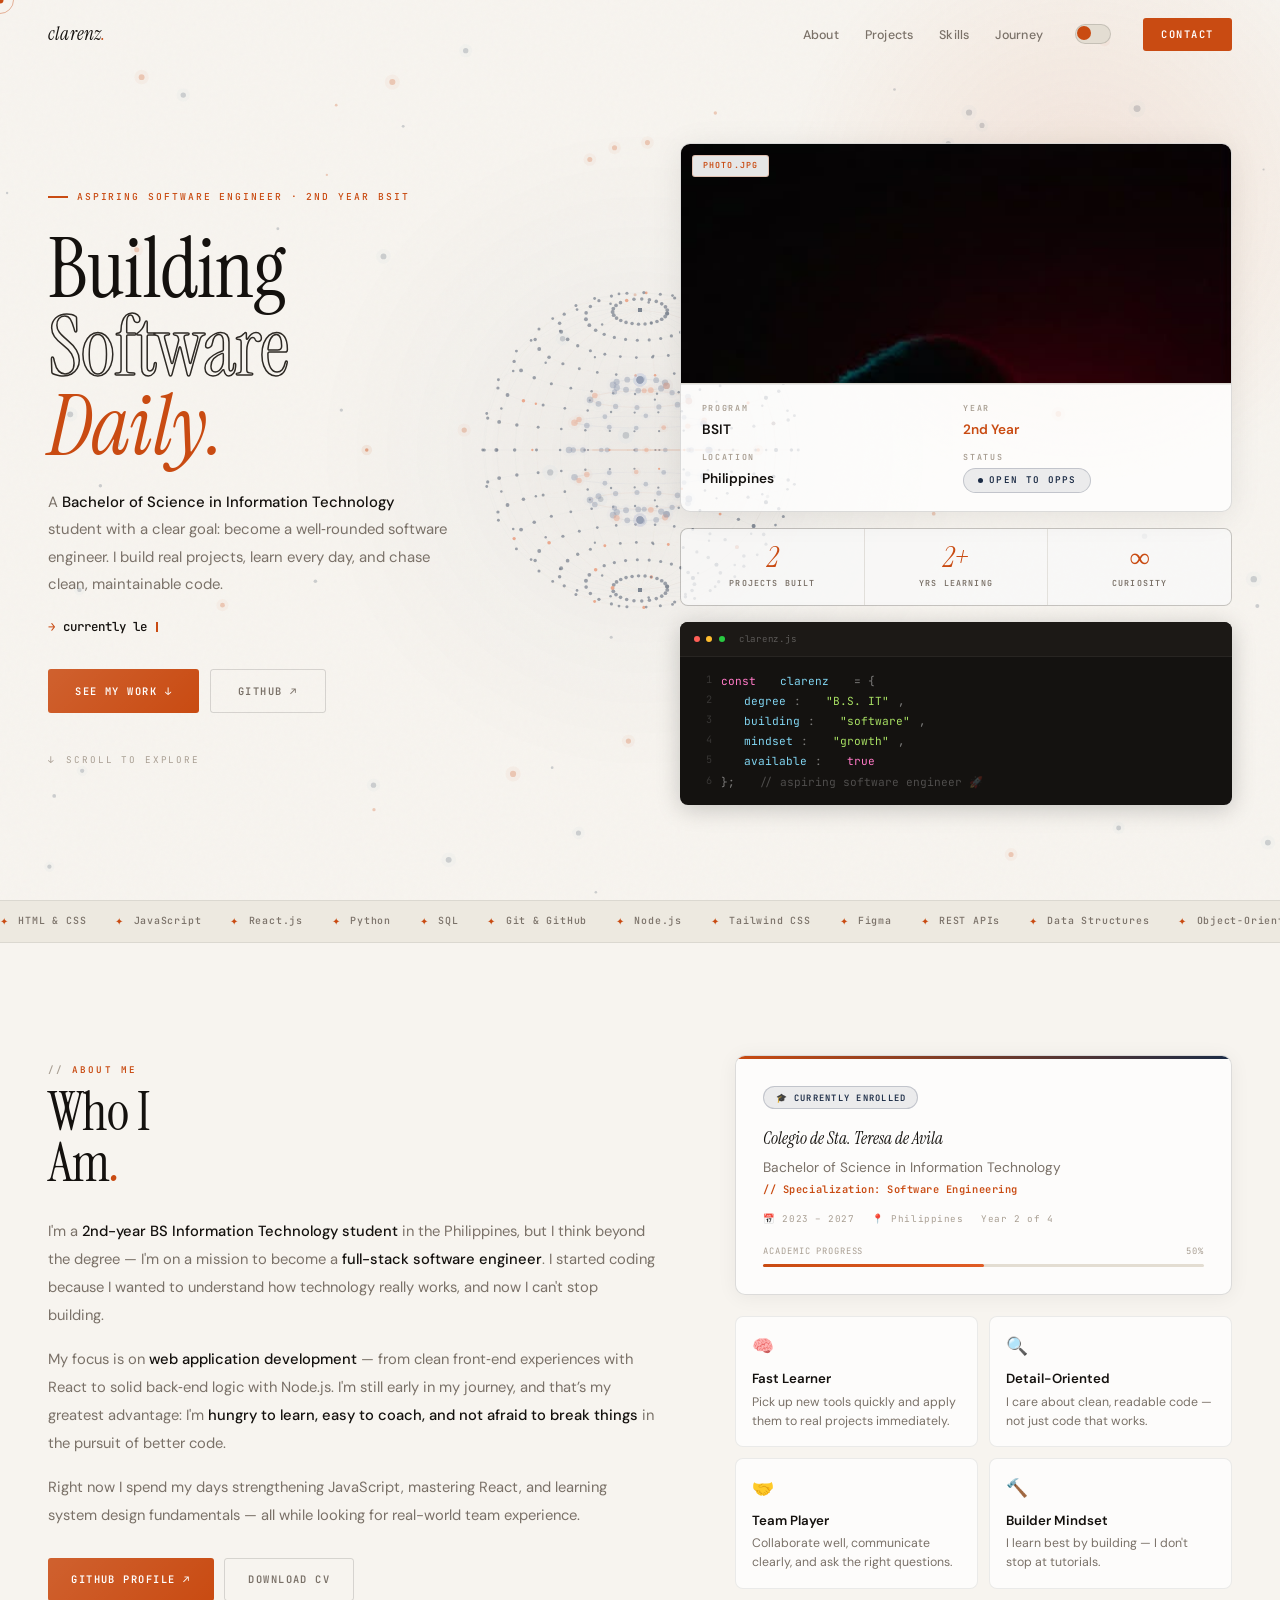
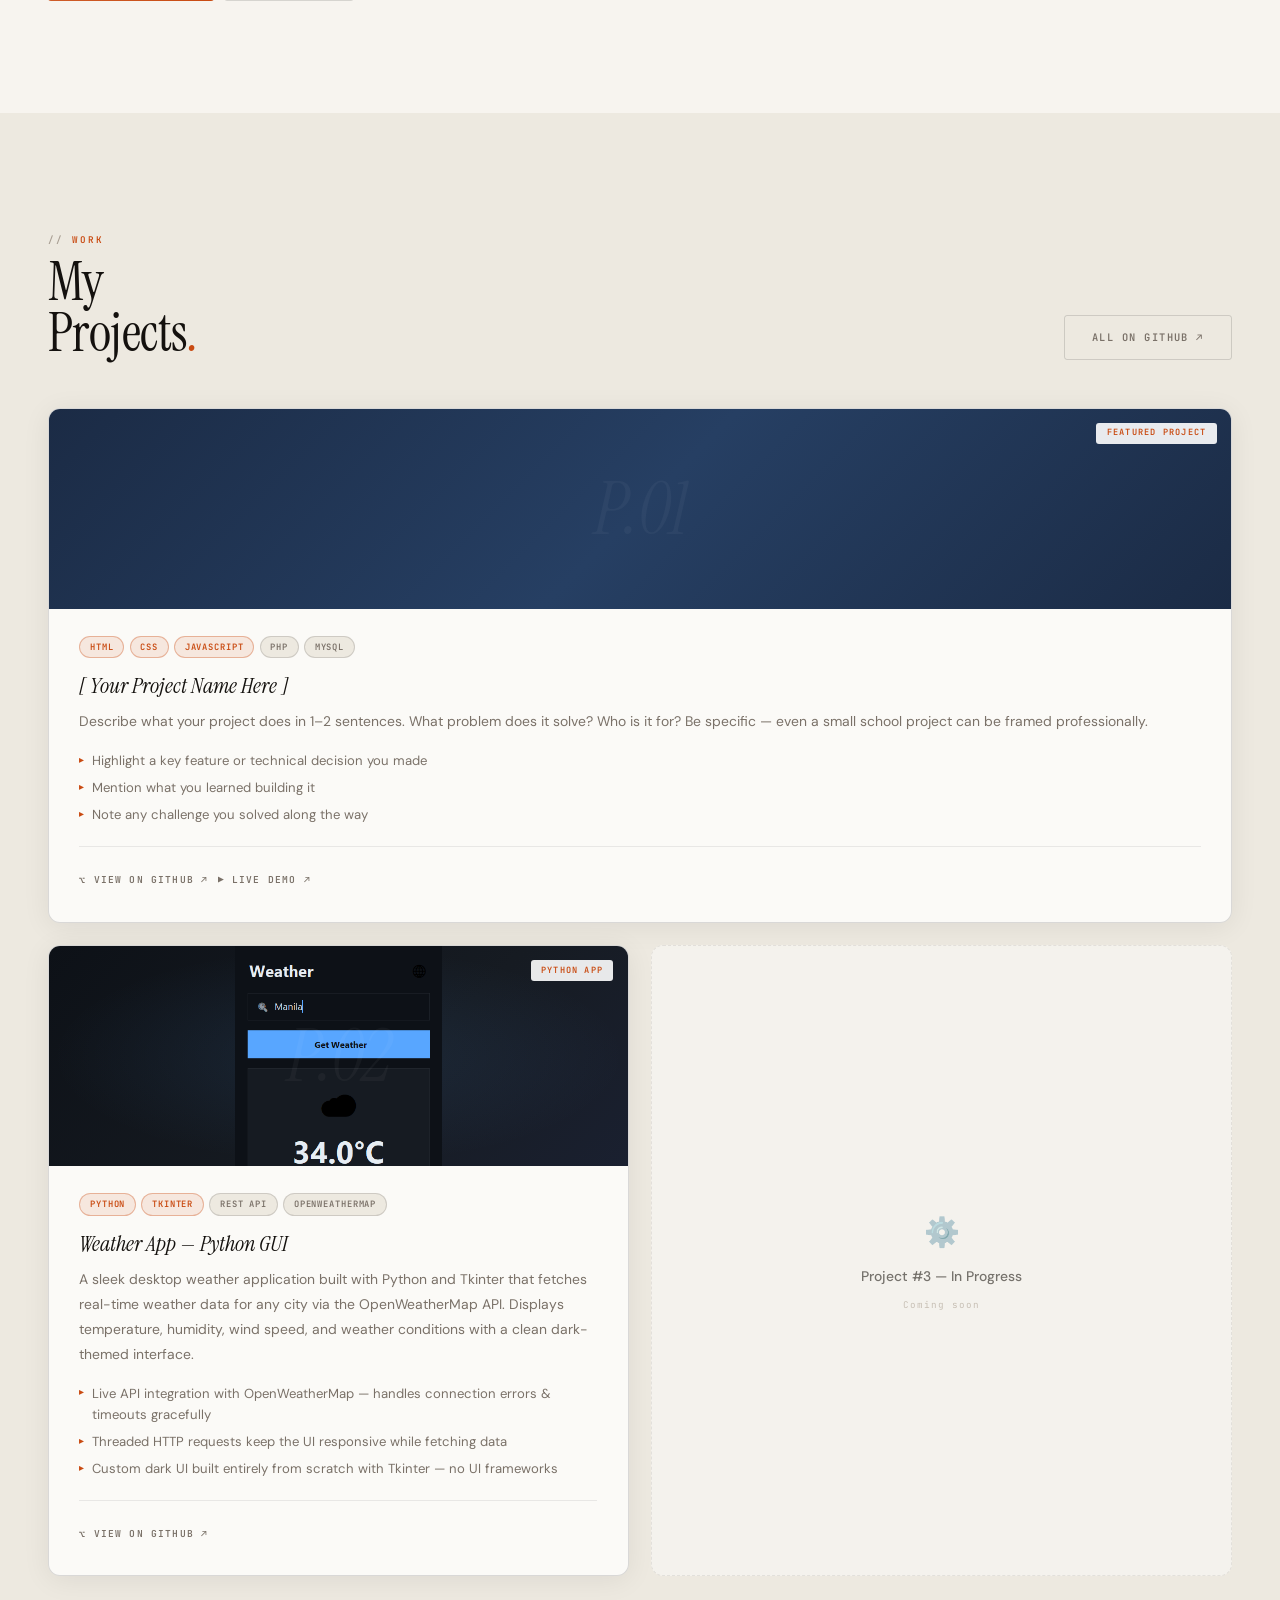
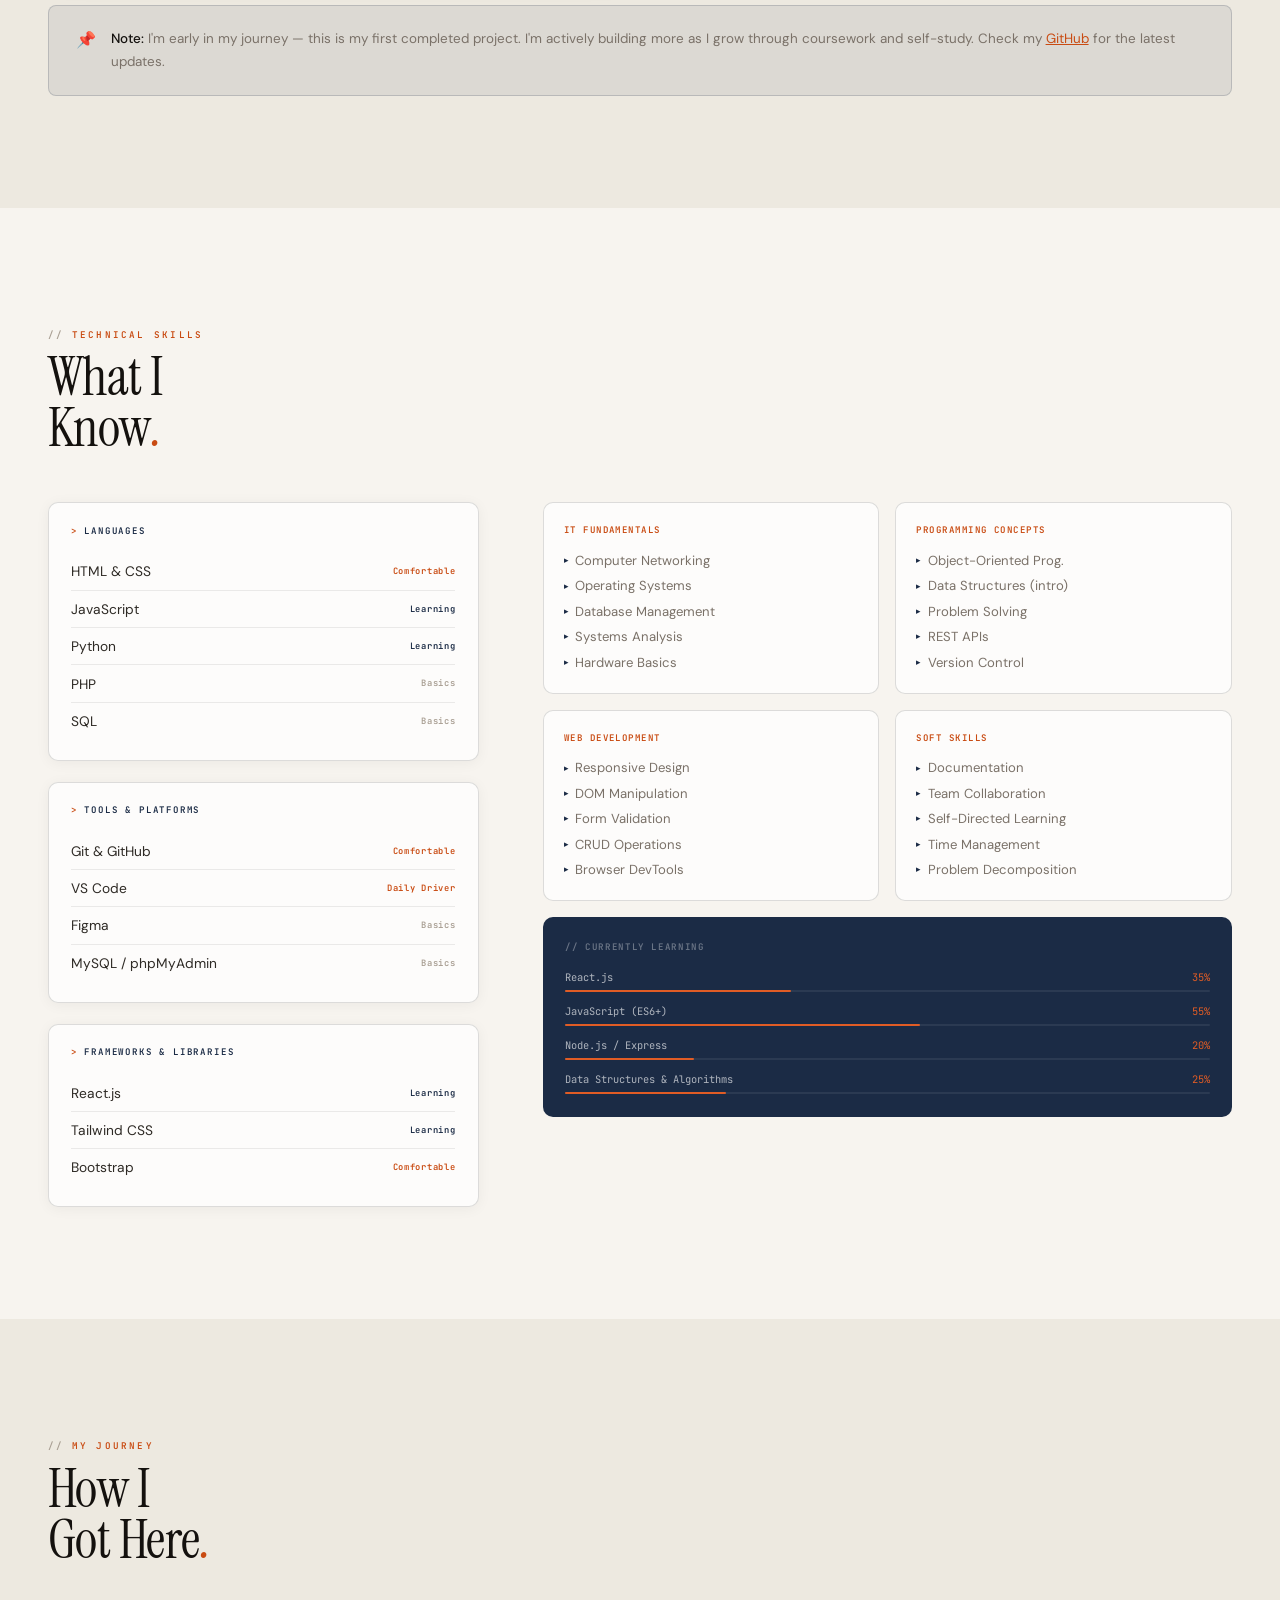
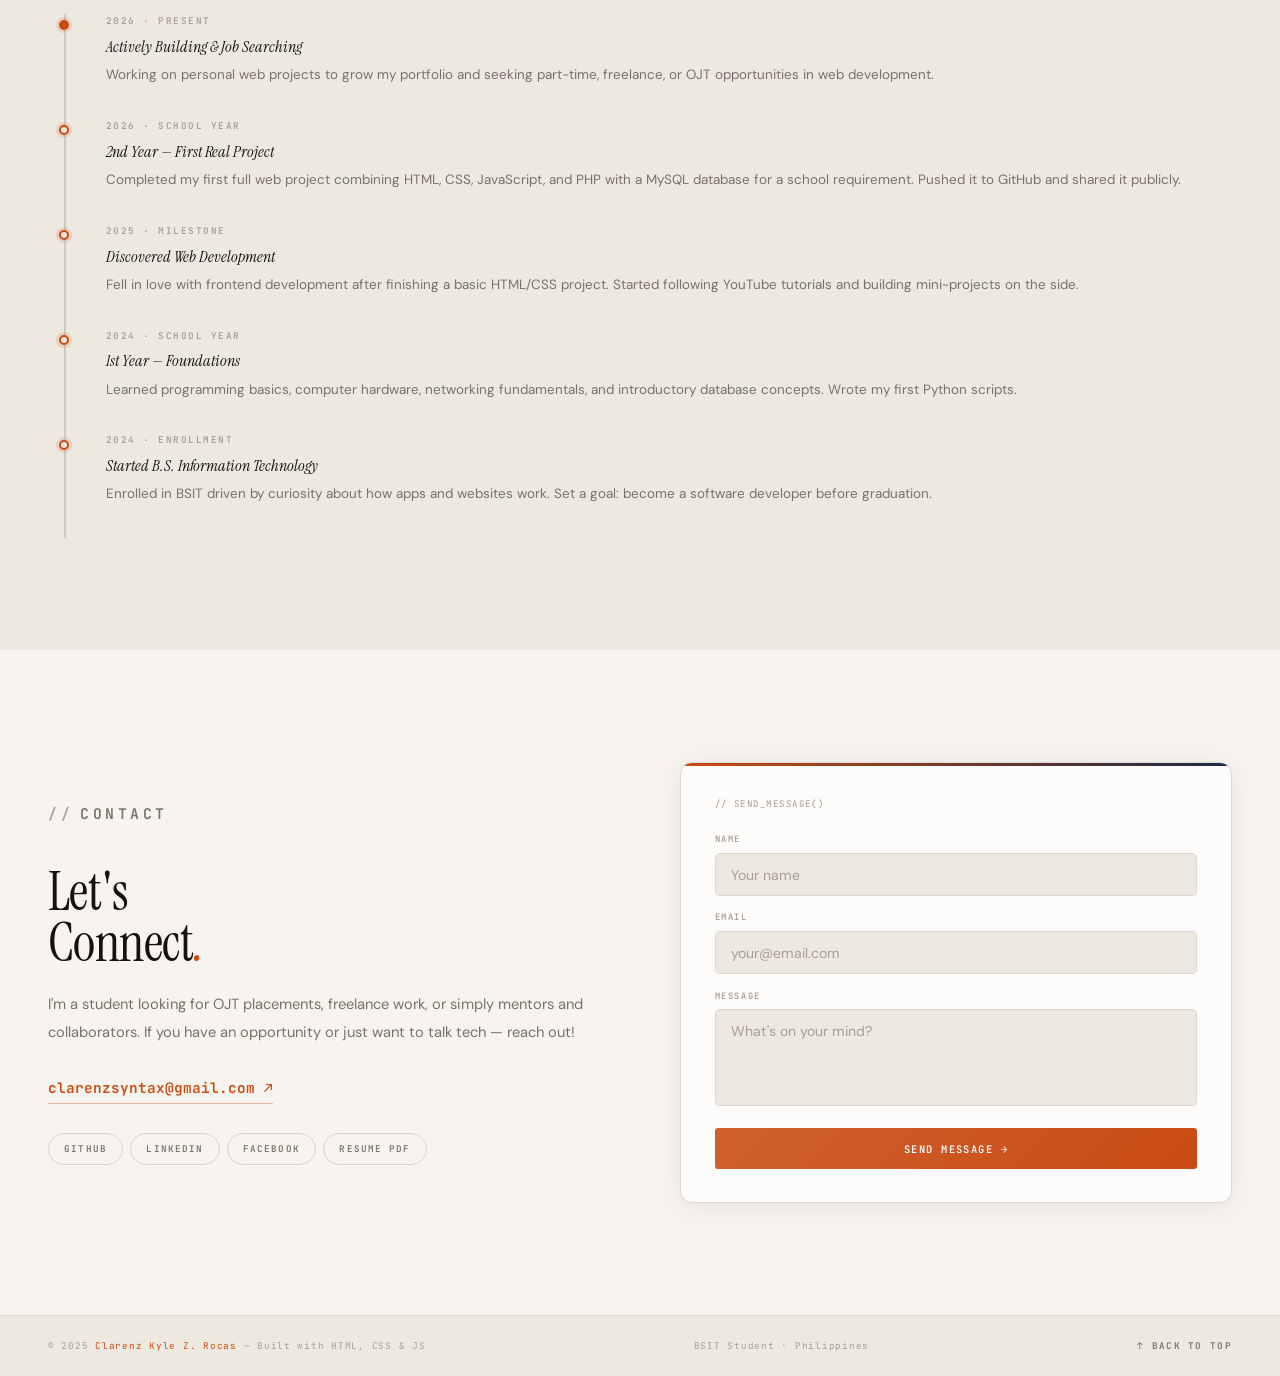
<file: index.html>
<!DOCTYPE html>
<html lang="en" data-theme="light">
<head>
  <meta charset="UTF-8"/>
  <meta name="viewport" content="width=device-width, initial-scale=1.0"/>
  <title>Clarenz Kyle Z. Rocas — Aspiring Software Engineer</title>
  <!-- Google Fonts -->
  <link href="https://fonts.googleapis.com/css2?family=Instrument+Serif:ital@0;1&family=DM+Sans:ital,opsz,wght@0,9..40,300;0,9..40,400;0,9..40,500;0,9..40,600;1,9..40,300&family=JetBrains+Mono:wght@300;400;500;600&display=swap" rel="stylesheet"/>
  <!-- Main Stylesheet -->
  <link rel="stylesheet" href="css/style.css">
</head>
<body>

  <!-- Animated tech background (3D orb + particles) -->
  <canvas id="bgCanvas"></canvas>

  <div id="cur"></div>
  <div id="cur-ring"></div>

  <!-- NAV -->
  <nav id="nav">
    <a href="#hero" class="logo">clarenz<span class="logo-dot">.</span></a>
    <div class="nav-right">
      <ul class="nav-links">
        <li><a href="#about">About</a></li>
        <li><a href="#projects">Projects</a></li>
        <li><a href="#skills">Skills</a></li>
        <li><a href="#timeline">Journey</a></li>
      </ul>
      <button class="theme-btn" id="themeBtn" aria-label="Toggle dark mode">
        <div class="theme-knob"></div>
      </button>
      <a href="#contact" class="nav-cta">Contact</a>
    </div>
  </nav>

  <!-- HERO -->
  <section id="hero">
    <div class="hero-left">
      <div class="hero-eyebrow">Aspiring Software Engineer · 2nd Year BSIT</div>
      <h1 class="hero-h1">
        Building<br><span class="out">Software</span><br><span class="accent">Daily.</span>
      </h1>
      <p class="hero-sub">
        A <strong>Bachelor of Science in Information Technology</strong> student with a clear goal: become a well‑rounded software engineer. I build real projects, learn every day, and chase clean, maintainable code.
      </p>
      <div class="typer-line">
        <span class="typer-label">→</span>
        <span id="typer"></span><span class="cblink"></span>
      </div>
      <div class="hero-actions">
        <a href="#projects" class="btn-primary">See My Work ↓</a>
        <a href="https://github.com" target="_blank" class="btn-ghost">GitHub ↗</a>
      </div>
      <div class="hero-scroll-hint">
        <span class="scroll-arr">↓</span>scroll to explore
      </div>
    </div>

    <div class="hero-right">
      <!-- PROFILE CARD (static photo, no upload) -->
      <div class="profile-card">
        <div class="profile-card-top">
          <span class="profile-frame-tag">photo.jpg</span>
          <div class="profile-photo-container">
            <!-- 👇 Replace the src below with the actual path to your picture -->
            <img class="profile-photo-img" src="assets/dark.jpg" alt="Clarenz Kyle Rocas" style="display:block;"/>
          </div>
        </div>
        <div class="profile-card-body">
          <div class="info-item">
            <div class="info-label">Program</div>
            <div class="info-val">BSIT</div>
          </div>
          <div class="info-item">
            <div class="info-label">Year</div>
            <div class="info-val accent">2nd Year</div>
          </div>
          <div class="info-item">
            <div class="info-label">Location</div>
            <div class="info-val">Philippines</div>
          </div>
          <div class="info-item">
            <div class="info-label">Status</div>
            <div class="info-val navy">
              <div class="status-pill">
                <span class="status-dot"></span>Open to Opps
              </div>
            </div>
          </div>
        </div>
      </div>

      <div class="quick-stats">
        <div class="qs">
          <div class="qs-n">2</div>
          <div class="qs-l">Projects Built</div>
        </div>
        <div class="qs">
          <div class="qs-n">2+</div>
          <div class="qs-l">Yrs Learning</div>
        </div>
        <div class="qs">
          <div class="qs-n">∞</div>
          <div class="qs-l">Curiosity</div>
        </div>
      </div>

      <div class="code-block">
        <div class="code-header">
          <div class="code-dots"><span class="cd cd-r"></span><span class="cd cd-y"></span><span class="cd cd-g"></span></div>
          <span class="code-fname">clarenz.js</span>
        </div>
        <div class="code-body">
          <div class="cl"><span class="ln">1</span><span class="kw">const</span>&nbsp;<span class="va">clarenz</span>&nbsp;<span class="sy">= {</span></div>
          <div class="cl"><span class="ln">2</span>&nbsp;&nbsp;<span class="va">degree</span><span class="sy">:</span>&nbsp;<span class="st">"B.S. IT"</span><span class="sy">,</span></div>
          <div class="cl"><span class="ln">3</span>&nbsp;&nbsp;<span class="va">building</span><span class="sy">:</span>&nbsp;<span class="st">"software"</span><span class="sy">,</span></div>
          <div class="cl"><span class="ln">4</span>&nbsp;&nbsp;<span class="va">mindset</span><span class="sy">:</span>&nbsp;<span class="st">"growth"</span><span class="sy">,</span></div>
          <div class="cl"><span class="ln">5</span>&nbsp;&nbsp;<span class="va">available</span><span class="sy">:</span>&nbsp;<span class="kw">true</span></div>
          <div class="cl"><span class="ln">6</span><span class="sy">};</span>&nbsp;<span class="cm">// aspiring software engineer 🚀</span></div>
        </div>
      </div>
    </div>
  </section>

  <!-- TICKER -->
  <div class="ticker-wrap">
    <div class="ticker-track">
      <span class="ti"><span class="ti-sep">✦</span>HTML & CSS</span>
      <span class="ti"><span class="ti-sep">✦</span>JavaScript</span>
      <span class="ti"><span class="ti-sep">✦</span>React.js</span>
      <span class="ti"><span class="ti-sep">✦</span>Python</span>
      <span class="ti"><span class="ti-sep">✦</span>SQL</span>
      <span class="ti"><span class="ti-sep">✦</span>Git & GitHub</span>
      <span class="ti"><span class="ti-sep">✦</span>Node.js</span>
      <span class="ti"><span class="ti-sep">✦</span>Tailwind CSS</span>
      <span class="ti"><span class="ti-sep">✦</span>Figma</span>
      <span class="ti"><span class="ti-sep">✦</span>REST APIs</span>
      <span class="ti"><span class="ti-sep">✦</span>Data Structures</span>
      <span class="ti"><span class="ti-sep">✦</span>Object-Oriented Programming</span>
      <!-- duplicate for seamless loop -->
      <span class="ti"><span class="ti-sep">✦</span>HTML & CSS</span>
      <span class="ti"><span class="ti-sep">✦</span>JavaScript</span>
      <span class="ti"><span class="ti-sep">✦</span>React.js</span>
      <span class="ti"><span class="ti-sep">✦</span>Python</span>
      <span class="ti"><span class="ti-sep">✦</span>SQL</span>
      <span class="ti"><span class="ti-sep">✦</span>Git & GitHub</span>
      <span class="ti"><span class="ti-sep">✦</span>Node.js</span>
      <span class="ti"><span class="ti-sep">✦</span>Tailwind CSS</span>
      <span class="ti"><span class="ti-sep">✦</span>Figma</span>
      <span class="ti"><span class="ti-sep">✦</span>REST APIs</span>
      <span class="ti"><span class="ti-sep">✦</span>Data Structures</span>
      <span class="ti"><span class="ti-sep">✦</span>Object-Oriented Programming</span>
    </div>
  </div>

  <!-- ABOUT (unchanged) -->
  <section id="about">
    <div class="about-left reveal">
      <p class="section-label">About Me</p>
      <h2 class="section-h">Who I<br>Am<em>.</em></h2>
      <div class="about-text">
        <p>I'm a <strong>2nd-year BS Information Technology student</strong> in the Philippines, but I think beyond the degree — I'm on a mission to become a <strong>full-stack software engineer</strong>. I started coding because I wanted to understand how technology really works, and now I can't stop building.</p>
        <p>My focus is on <strong>web application development</strong> — from clean front‑end experiences with React to solid back‑end logic with Node.js. I'm still early in my journey, and that’s my greatest advantage: I'm <strong>hungry to learn, easy to coach, and not afraid to break things</strong> in the pursuit of better code.</p>
        <p>Right now I spend my days strengthening JavaScript, mastering React, and learning system design fundamentals — all while looking for real-world team experience.</p>
      </div>
      <div style="margin-top:1.8rem;display:flex;gap:.65rem;flex-wrap:wrap;">
        <a href="https://github.com" class="btn-primary" style="font-size:.65rem;padding:.75rem 1.45rem;text-decoration:none">GitHub Profile ↗</a>
        <a href="cv/clarenz_rocas_resume.pdf" class="btn-ghost" download style="font-size:.65rem;padding:.75rem 1.45rem;text-decoration:none">Download CV</a>
      </div>
    </div>

    <div class="about-right reveal" style="transition-delay:.15s">
      <div class="edu-card">
        <div class="edu-card-stripe"></div>
        <div class="edu-badge">🎓 Currently Enrolled</div>
        <div class="edu-school">Colegio de Sta. Teresa de Avila</div>
        <div class="edu-deg">Bachelor of Science in Information Technology</div>
        <div class="edu-spec">// Specialization: Software Engineering</div>
        <div class="edu-meta">
          <span>📅 2023 – 2027</span>
          <span>📍 Philippines</span>
          <span>Year 2 of 4</span>
        </div>
        <div class="edu-prog">
          <div class="edu-prog-label">
            <span>Academic Progress</span>
            <span>50%</span>
          </div>
          <div class="prog-bar"><div class="prog-fill" id="progFill"></div></div>
        </div>
      </div>

      <div class="strengths-grid">
        <div class="strength-item">
          <div class="strength-icon">🧠</div>
          <div class="strength-title">Fast Learner</div>
          <div class="strength-desc">Pick up new tools quickly and apply them to real projects immediately.</div>
        </div>
        <div class="strength-item">
          <div class="strength-icon">🔍</div>
          <div class="strength-title">Detail-Oriented</div>
          <div class="strength-desc">I care about clean, readable code — not just code that works.</div>
        </div>
        <div class="strength-item">
          <div class="strength-icon">🤝</div>
          <div class="strength-title">Team Player</div>
          <div class="strength-desc">Collaborate well, communicate clearly, and ask the right questions.</div>
        </div>
        <div class="strength-item">
          <div class="strength-icon">🔨</div>
          <div class="strength-title">Builder Mindset</div>
          <div class="strength-desc">I learn best by building — I don't stop at tutorials.</div>
        </div>
      </div>
    </div>
  </section>

  <!-- PROJECTS (unchanged) -->
  <section id="projects">
    <div class="projects-header reveal">
      <div>
        <p class="section-label">Work</p>
        <h2 class="section-h">My<br>Projects<em>.</em></h2>
      </div>
      <a href="https://github.com" target="_blank" class="btn-ghost" style="text-decoration:none;align-self:flex-end">All on GitHub ↗</a>
    </div>

    <div style="display:grid;grid-template-columns:1fr 1fr;gap:1.4rem;" class="reveal" style="transition-delay:.1s">

      <!-- PROJECT 01 — Portfolio Website -->
      <div class="proj-card" style="grid-column:1/-1">
        <div class="proj-visual">
          <div class="proj-visual-inner"></div>
          <span class="proj-vis-label">P.01</span>
          <span class="proj-vis-tag">Featured Project</span>
        </div>
        <div class="proj-body">
          <div class="proj-tech">
            <span class="tech-tag hl">HTML</span>
            <span class="tech-tag hl">CSS</span>
            <span class="tech-tag hl">JavaScript</span>
            <span class="tech-tag">PHP</span>
            <span class="tech-tag">MySQL</span>
          </div>
          <h3 class="proj-title">[ Your Project Name Here ]</h3>
          <p class="proj-desc">Describe what your project does in 1–2 sentences. What problem does it solve? Who is it for? Be specific — even a small school project can be framed professionally.</p>
          <div class="proj-highlights">
            <div class="ph"><span class="ph-dot">▸</span>Highlight a key feature or technical decision you made</div>
            <div class="ph"><span class="ph-dot">▸</span>Mention what you learned building it</div>
            <div class="ph"><span class="ph-dot">▸</span>Note any challenge you solved along the way</div>
          </div>
          <div class="proj-links">
            <a href="https://github.com" target="_blank" class="plink">⌥ View on GitHub ↗</a>
            <a href="#" class="plink">▶ Live Demo ↗</a>
          </div>
        </div>
      </div>

      <!-- PROJECT 02 — Weather App -->
      <div class="proj-card weather-proj-card">
        <div class="proj-visual weather-proj-visual">
          <div class="weather-orb-wrap">
            <div class="weather-orb">
              <div class="weather-orb-ring"></div>
              <div class="weather-orb-ring r2"></div>
              <div class="weather-orb-core">☁️</div>
            </div>
            <div class="weather-stat-pills">
              <img src="Python-projects/assets/Screenshot 2026-05-18 135540.png" height="325px">
            </div>
          </div>
          <span class="proj-vis-label">P.02</span>
          <span class="proj-vis-tag">Python App</span>
        </div>
        <div class="proj-body">
          <div class="proj-tech">
            <span class="tech-tag hl">Python</span>
            <span class="tech-tag hl">Tkinter</span>
            <span class="tech-tag">REST API</span>
            <span class="tech-tag">OpenWeatherMap</span>
          </div>
          <h3 class="proj-title">Weather App — Python GUI</h3>
          <p class="proj-desc">A sleek desktop weather application built with Python and Tkinter that fetches real-time weather data for any city via the OpenWeatherMap API. Displays temperature, humidity, wind speed, and weather conditions with a clean dark-themed interface.</p>
          <div class="proj-highlights">
            <div class="ph"><span class="ph-dot">▸</span>Live API integration with OpenWeatherMap — handles connection errors & timeouts gracefully</div>
            <div class="ph"><span class="ph-dot">▸</span>Threaded HTTP requests keep the UI responsive while fetching data</div>
            <div class="ph"><span class="ph-dot">▸</span>Custom dark UI built entirely from scratch with Tkinter — no UI frameworks</div>
          </div>
          <div class="proj-links">
            <a href="https://github.com/clarenz-syntax" target="https://github.com/clarenz-syntax/Portfolio/tree/main/Python-projects" class="plink">⌥ View on GitHub ↗</a>
          </div>
        </div>
      </div>

      <div class="coming-card">
        <div class="coming-icon">⚙️</div>
        <div class="coming-title">Project #3 — In Progress</div>
        <div class="coming-sub">Coming soon</div>
      </div>
    </div>

    <div style="margin-top:1.8rem;padding:1.3rem 1.7rem;background:var(--navy-gl);border:1.5px solid color-mix(in srgb,var(--navy) 18%,transparent);border-radius:8px;display:flex;gap:.9rem;align-items:flex-start;" class="reveal">
      <span style="font-size:1rem;flex-shrink:0">📌</span>
      <p style="font-size:.84rem;color:var(--muted);line-height:1.75;">
        <strong style="color:var(--ink);font-weight:500">Note:</strong> I'm early in my journey — this is my first completed project. I'm actively building more as I grow through coursework and self-study. Check my <a href="https://github.com" style="color:var(--orange)">GitHub</a> for the latest updates.
      </p>
    </div>
  </section>

  <!-- SKILLS (unchanged) -->
  <section id="skills">
    <div class="reveal">
      <p class="section-label">Technical Skills</p>
      <h2 class="section-h">What I<br>Know<em>.</em></h2>
    </div>
    <div class="skills-layout">
      <div class="skill-groups reveal" style="transition-delay:.05s">
        <div class="skill-group">
          <div class="sg-title">Languages</div>
          <div class="skill-row"><span>HTML & CSS</span><span class="s-level adv">Comfortable</span></div>
          <div class="skill-row"><span>JavaScript</span><span class="s-level int">Learning</span></div>
          <div class="skill-row"><span>Python</span><span class="s-level int">Learning</span></div>
          <div class="skill-row"><span>PHP</span><span class="s-level">Basics</span></div>
          <div class="skill-row"><span>SQL</span><span class="s-level">Basics</span></div>
        </div>
        <div class="skill-group">
          <div class="sg-title">Tools & Platforms</div>
          <div class="skill-row"><span>Git & GitHub</span><span class="s-level adv">Comfortable</span></div>
          <div class="skill-row"><span>VS Code</span><span class="s-level adv">Daily Driver</span></div>
          <div class="skill-row"><span>Figma</span><span class="s-level">Basics</span></div>
          <div class="skill-row"><span>MySQL / phpMyAdmin</span><span class="s-level">Basics</span></div>
        </div>
        <div class="skill-group">
          <div class="sg-title">Frameworks & Libraries</div>
          <div class="skill-row"><span>React.js</span><span class="s-level int">Learning</span></div>
          <div class="skill-row"><span>Tailwind CSS</span><span class="s-level int">Learning</span></div>
          <div class="skill-row"><span>Bootstrap</span><span class="s-level adv">Comfortable</span></div>
        </div>
      </div>

      <div class="reveal" style="transition-delay:.12s">
        <div class="cs-grid">
          <div class="cs-box">
            <div class="cs-box-title">IT Fundamentals</div>
            <ul class="cs-list">
              <li>Computer Networking</li>
              <li>Operating Systems</li>
              <li>Database Management</li>
              <li>Systems Analysis</li>
              <li>Hardware Basics</li>
            </ul>
          </div>
          <div class="cs-box">
            <div class="cs-box-title">Programming Concepts</div>
            <ul class="cs-list">
              <li>Object-Oriented Prog.</li>
              <li>Data Structures (intro)</li>
              <li>Problem Solving</li>
              <li>REST APIs</li>
              <li>Version Control</li>
            </ul>
          </div>
          <div class="cs-box">
            <div class="cs-box-title">Web Development</div>
            <ul class="cs-list">
              <li>Responsive Design</li>
              <li>DOM Manipulation</li>
              <li>Form Validation</li>
              <li>CRUD Operations</li>
              <li>Browser DevTools</li>
            </ul>
          </div>
          <div class="cs-box">
            <div class="cs-box-title">Soft Skills</div>
            <ul class="cs-list">
              <li>Documentation</li>
              <li>Team Collaboration</li>
              <li>Self-Directed Learning</li>
              <li>Time Management</li>
              <li>Problem Decomposition</li>
            </ul>
          </div>
        </div>

        <div class="learning-card" id="learningCard">
          <div class="lc-title">// Currently Learning</div>
          <div class="learn-items">
            <div class="li-row">
              <div class="li-top"><span class="li-name">React.js</span><span class="li-pct">35%</span></div>
              <div class="li-bar"><div class="li-fill" data-w="35"></div></div>
            </div>
            <div class="li-row">
              <div class="li-top"><span class="li-name">JavaScript (ES6+)</span><span class="li-pct">55%</span></div>
              <div class="li-bar"><div class="li-fill" data-w="55"></div></div>
            </div>
            <div class="li-row">
              <div class="li-top"><span class="li-name">Node.js / Express</span><span class="li-pct">20%</span></div>
              <div class="li-bar"><div class="li-fill" data-w="20"></div></div>
            </div>
            <div class="li-row">
              <div class="li-top"><span class="li-name">Data Structures & Algorithms</span><span class="li-pct">25%</span></div>
              <div class="li-bar"><div class="li-fill" data-w="25"></div></div>
            </div>
          </div>
        </div>
      </div>
    </div>
  </section>

  <!-- TIMELINE (unchanged) -->
  <section id="timeline">
    <div class="reveal">
      <p class="section-label">My Journey</p>
      <h2 class="section-h">How I<br>Got Here<em>.</em></h2>
    </div>
    <div class="timeline" id="tlContainer">
      <div class="tl current">
        <div class="tl-meta">2026 · Present</div>
        <div class="tl-title">Actively Building & Job Searching</div>
        <div class="tl-sub">Working on personal web projects to grow my portfolio and seeking part-time, freelance, or OJT opportunities in web development.</div>
      </div>
      <div class="tl">
        <div class="tl-meta">2026 · School Year</div>
        <div class="tl-title">2nd Year — First Real Project</div>
        <div class="tl-sub">Completed my first full web project combining HTML, CSS, JavaScript, and PHP with a MySQL database for a school requirement. Pushed it to GitHub and shared it publicly.</div>
      </div>
      <div class="tl">
        <div class="tl-meta">2025 · Milestone</div>
        <div class="tl-title">Discovered Web Development</div>
        <div class="tl-sub">Fell in love with frontend development after finishing a basic HTML/CSS project. Started following YouTube tutorials and building mini-projects on the side.</div>
      </div>
      <div class="tl">
        <div class="tl-meta">2024 · School Year</div>
        <div class="tl-title">1st Year — Foundations</div>
        <div class="tl-sub">Learned programming basics, computer hardware, networking fundamentals, and introductory database concepts. Wrote my first Python scripts.</div>
      </div>
      <div class="tl">
        <div class="tl-meta">2024 · Enrollment</div>
        <div class="tl-title">Started B.S. Information Technology</div>
        <div class="tl-sub">Enrolled in BSIT driven by curiosity about how apps and websites work. Set a goal: become a software developer before graduation.</div>
      </div>
    </div>
  </section>

  <!-- CONTACT (unchanged) -->
  <section id="contact">
    <div class="contact-left reveal">
      <p class="section-label">Contact</p>
      <h2 class="section-h">Let's<br>Connect<em>.</em></h2>
      <p>I'm a student looking for OJT placements, freelance work, or simply mentors and collaborators. If you have an opportunity or just want to talk tech — reach out!</p>
      <a href="mailto:clarenzsyntax@gmail.com" class="contact-email">clarenzsyntax@gmail.com ↗</a>
      <div class="contact-socials">
        <a href="https://github.com" target="https://github.com/clarenz-syntax" class="soc-pill">GitHub</a>
        <a href="https://linkedin.com" target="https://www.linkedin.com/in/clarenz-kyle-rocas-54483040a/" class="soc-pill">LinkedIn</a>
        <a href="https://facebook.com" target="https://www.facebook.com/itzclarenzzz" class="soc-pill">Facebook</a>
        <a href="cv/clarenz_rocas_resume.pdf" class="soc-pill" download>Resume PDF</a>
      </div>
    </div>
    <div class="contact-right reveal" style="transition-delay:.15s">
      <div style="font-family:var(--ff-mono);font-size:.57rem;letter-spacing:.16em;text-transform:uppercase;color:var(--muted2);margin-bottom:1.3rem;">// send_message()</div>
      <label class="form-label">Name</label>
      <input class="form-input" type="text" placeholder="Your name"/>
      <label class="form-label">Email</label>
      <input class="form-input" type="email" placeholder="your@email.com"/>
      <label class="form-label">Message</label>
      <textarea class="form-input" rows="4" placeholder="What's on your mind?"></textarea>
      <button class="btn-primary" style="width:100%;justify-content:center;cursor:none;border:none;" onclick="handleSend(this)">Send Message →</button>
      <p id="form-msg" style="font-family:var(--ff-mono);font-size:.6rem;color:var(--navy);margin-top:.75rem;display:none;">✓ Thanks! I'll get back to you soon.</p>
    </div>
  </section>

  <!-- FOOTER -->
  <footer>
    <p>© 2025 <em>Clarenz Kyle Z. Rocas</em> — Built with HTML, CSS & JS</p>
    <p>BSIT Student · Philippines</p>
    <button class="btt" onclick="window.scrollTo({top:0,behavior:'smooth'})">↑ Back to top</button>
  </footer>

  <script src="js/script.js"></script>
</body>
</html>
</file>
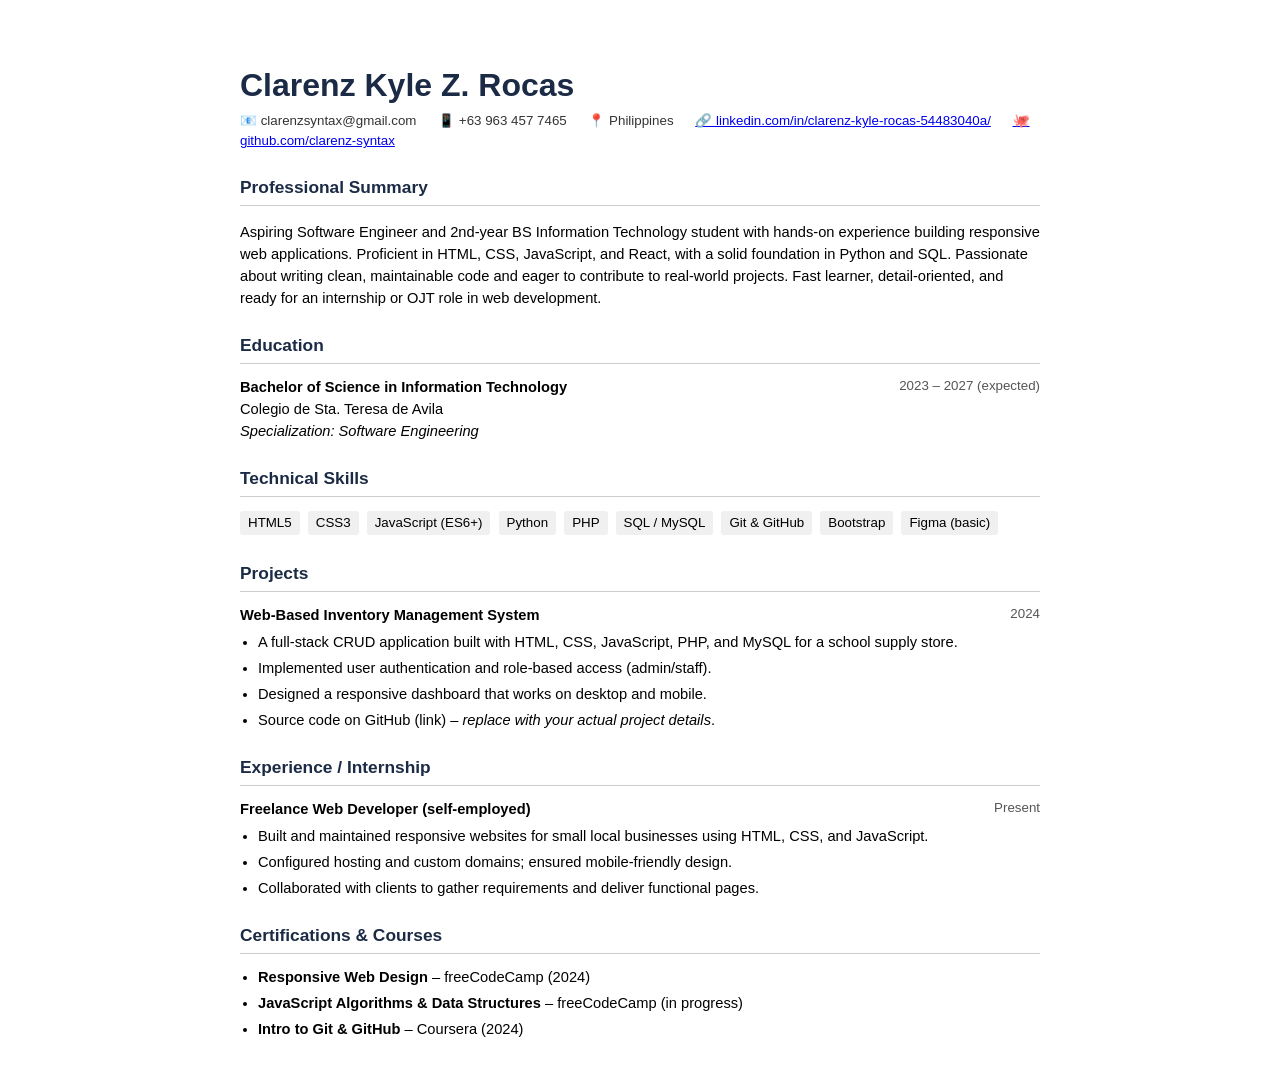
<file: cv/clarenz_resume.html>
<!doctype html>
<html lang="en">
  <head>
    <meta charset="UTF-8" />
    <meta name="viewport" content="width=device-width, initial-scale=1.0" />
    <title>Clarenz Kyle Z. Rocas – Résumé</title>
    <style>
      /* ATS‑friendly: simple, clean, no images */
      body {
        font-family: "Segoe UI", Roboto, Helvetica, Arial, sans-serif;
        font-size: 11pt;
        line-height: 1.5;
        color: #000;
        background: #fff;
        margin: 0;
        padding: 40px 50px;
        max-width: 800px;
        margin-left: auto;
        margin-right: auto;
      }
      h1 {
        font-size: 24pt;
        margin-bottom: 2px;
        color: #1b2b45; /* subtle navy */
      }
      h2 {
        font-size: 13pt;
        border-bottom: 1.5px solid #ccc;
        padding-bottom: 4px;
        margin-top: 24px;
        margin-bottom: 12px;
        color: #1b2b45;
      }
      .contact {
        font-size: 10pt;
        color: #333;
        margin-bottom: 16px;
      }
      .contact span {
        margin-right: 18px;
      }
      ul {
        margin: 5px 0 12px 18px;
        padding: 0;
      }
      li {
        margin-bottom: 4px;
      }
      .section-item {
        margin-bottom: 14px;
      }
      .job-title,
      .school-name {
        font-weight: bold;
      }
      .date {
        font-size: 10pt;
        color: #555;
        float: right;
      }
      .clearfix::after {
        content: "";
        display: table;
        clear: both;
      }
      .tag {
        display: inline-block;
        background: #f0f0f0;
        border-radius: 3px;
        padding: 2px 8px;
        margin: 2px 4px 2px 0;
        font-size: 10pt;
      }
    </style>
  </head>
  <body>
    <h1>Clarenz Kyle Z. Rocas</h1>
    <div class="contact">
      <span>📧 clarenzsyntax@gmail.com</span>
      <span>📱 +63 963 457 7465</span>
      <span>📍 Philippines</span>
      <span
        ><a
          href="https://www.linkedin.com/in/clarenz-kyle-rocas-54483040a/"
          target="_blank"
          >🔗 linkedin.com/in/clarenz-kyle-rocas-54483040a/</a
        ></span
      >
      <span
        ><a href="https://github.com/clarenz-syntax" target="_blank"
          >🐙 github.com/clarenz-syntax</a
        ></span
      >
    </div>

    <h2>Professional Summary</h2>
    <p>
      Aspiring Software Engineer and 2nd‑year BS Information Technology student
      with hands‑on experience building responsive web applications. Proficient
      in HTML, CSS, JavaScript, and React, with a solid foundation in Python and
      SQL. Passionate about writing clean, maintainable code and eager to
      contribute to real‑world projects. Fast learner, detail‑oriented, and
      ready for an internship or OJT role in web development.
    </p>

    <h2>Education</h2>
    <div class="section-item clearfix">
      <span class="school-name"
        >Bachelor of Science in Information Technology</span
      >
      <span class="date">2023 – 2027 (expected)</span>
      <br />
      <span>Colegio de Sta. Teresa de Avila</span>
      <br />
      <span
        ><em>Specialization: Software Engineering</em></span
      >
    </div>

    <h2>Technical Skills</h2>
    <div>
      <span class="tag">HTML5</span>
      <span class="tag">CSS3</span>
      <span class="tag">JavaScript (ES6+)</span>
      <span class="tag">Python</span>
      <span class="tag">PHP</span>
      <span class="tag">SQL / MySQL</span>
      <span class="tag">Git & GitHub</span>
      <span class="tag">Bootstrap</span>
      <span class="tag">Figma (basic)</span>
    </div>

    <h2>Projects</h2>
    <div class="section-item">
      <div class="clearfix">
        <span class="job-title">Web‑Based Inventory Management System</span>
        <span class="date">2024</span>
      </div>
      <ul>
        <li>
          A full‑stack CRUD application built with HTML, CSS, JavaScript, PHP,
          and MySQL for a school supply store.
        </li>
        <li>
          Implemented user authentication and role‑based access (admin/staff).
        </li>
        <li>
          Designed a responsive dashboard that works on desktop and mobile.
        </li>
        <li>
          Source code on GitHub (link) –
          <em>replace with your actual project details</em>.
        </li>
      </ul>
    </div>

    <!-- Add more project sections if you have them -->

    <h2>Experience / Internship</h2>
    <div class="section-item">
      <div class="clearfix">
        <span class="job-title">Freelance Web Developer (self‑employed)</span>
        <span class="date">Present</span>
      </div>
      <ul>
        <li>
          Built and maintained responsive websites for small local businesses
          using HTML, CSS, and JavaScript.
        </li>
        <li>
          Configured hosting and custom domains; ensured mobile‑friendly design.
        </li>
        <li>
          Collaborated with clients to gather requirements and deliver
          functional pages.
        </li>
      </ul>
    </div>
    <!-- If you have any actual internship, replace above -->
    <!-- If none, you can omit this section entirely -->

    <h2>Certifications &amp; Courses</h2>
    <ul>
      <li><strong>Responsive Web Design</strong> – freeCodeCamp (2024)</li>
      <li>
        <strong>JavaScript Algorithms &amp; Data Structures</strong> –
        freeCodeCamp (in progress)
      </li>
      <li><strong>Intro to Git & GitHub</strong> – Coursera (2024)</li>
      <!-- add any relevant certifications you have -->
    </ul>
  </body>
</html>
</file>
<file: css/style.css>
/* ============================================================
   style.css — Elton's Portfolio (aesthetic, company‑ready)
   ============================================================ */

*,*::before,*::after{margin:0;padding:0;box-sizing:border-box;}

:root{
  --bg:        #f7f4ef;
  --bg2:       #ede9e0;
  --bg3:       #e3ddd2;
  --surface:   rgba(255,255,255,0.75);
  --surface2:  rgba(255,255,255,0.9);
  --ink:        #14110e;
  --ink2:       #2e2a25;
  --muted:      #7a7168;
  --muted2:     #a89e92;
  --border:     rgba(20,17,14,0.08);
  --border2:    rgba(20,17,14,0.14);
  --orange:     #c94b12;
  --orange2:    #e05c25;
  --orange-gl:  rgba(201,75,18,0.1);
  --navy:       #1b2b45;
  --navy2:      #263f63;
  --navy-gl:    rgba(27,43,69,0.08);
  --ff-disp:   'Instrument Serif', serif;
  --ff-body:   'DM Sans', sans-serif;
  --ff-mono:   'JetBrains Mono', monospace;
  --r:          6px;
  --trans:      color .3s ease, background .3s ease, border-color .3s ease, opacity .3s ease;
  --page-trans: background-color .35s ease;
}

[data-theme="dark"]{
  --bg:        #0f0d0b;
  --bg2:       #161310;
  --bg3:       #1e1a16;
  --surface:   rgba(30,26,22,0.85);
  --surface2:  rgba(38,33,28,0.95);
  --ink:        #f0ebe3;
  --ink2:       #d4cdc4;
  --muted:      #8c8378;
  --muted2:     #5e574f;
  --border:     rgba(240,235,227,0.07);
  --border2:    rgba(240,235,227,0.12);
  --orange:     #e06030;
  --orange2:    #f07040;
  --orange-gl:  rgba(224,96,48,0.12);
  --navy:       #5b82b8;
  --navy2:      #7da3d3;
  --navy-gl:    rgba(91,130,184,0.1);
}

html{scroll-behavior:smooth;}
body{
  background:var(--bg);
  color:var(--ink);
  font-family:var(--ff-body);
  overflow-x:hidden;
  cursor:none;
  transition:var(--page-trans);
  line-height:1.6;
}

/* ── GRAIN TEXTURE (kept subtle) ── */
body::before{
  content:'';position:fixed;inset:0;z-index:0;pointer-events:none;
  background-image:url("data:image/svg+xml,%3Csvg viewBox='0 0 256 256' xmlns='http://www.w3.org/2000/svg'%3E%3Cfilter id='n'%3E%3CfeTurbulence type='fractalNoise' baseFrequency='0.85' numOctaves='4' stitchTiles='stitch'/%3E%3C/filter%3E%3Crect width='100%25' height='100%25' filter='url(%23n)' opacity='0.025'/%3E%3C/svg%3E");
  opacity:1;mix-blend-mode:multiply;
}

/* ── ANIMATED TECH BACKGROUND ── */
#bgCanvas{
  position:fixed;top:0;left:0;width:100%;height:100%;
  z-index:0;pointer-events:none;opacity:0.55;
  transition:opacity .4s;
}

/* ── CURSOR ── */
#cur{
  width:7px;height:7px;background:var(--orange);
  border-radius:50%;position:fixed;pointer-events:none;
  z-index:9999;transform:translate(-50%,-50%);
  transition:transform .2s cubic-bezier(.34,1.56,.64,1), width .2s, height .2s, background .3s;
}
#cur-ring{
  width:28px;height:28px;
  border:1.5px solid rgba(201,75,18,.4);
  border-radius:50%;position:fixed;pointer-events:none;
  z-index:9998;transform:translate(-50%,-50%);
  transition:all .06s linear;
}
[data-theme="dark"] #cur-ring{border-color:rgba(224,96,48,.4);}
.is-hover #cur{width:12px;height:12px;transform:translate(-50%,-50%) scale(1.6);}
.is-hover #cur-ring{transform:translate(-50%,-50%) scale(1.3);}

/* ── NAV ── */
nav{
  position:fixed;top:0;left:0;width:100%;z-index:500;
  display:flex;align-items:center;justify-content:space-between;
  padding:1.1rem 3rem;
  transition:background .4s,box-shadow .4s,border-color .4s;
}
nav.stuck{
  background:color-mix(in srgb,var(--bg) 88%,transparent);
  backdrop-filter:blur(20px);
  box-shadow:0 1px 0 var(--border);
}
.logo{
  font-family:var(--ff-disp);font-size:1.2rem;font-weight:400;font-style:italic;
  color:var(--ink);text-decoration:none;letter-spacing:.01em;
}
.logo-dot{color:var(--orange);}
.nav-right{display:flex;align-items:center;gap:2rem;}
.nav-links{display:flex;gap:1.6rem;list-style:none;align-items:center;}
.nav-links a{
  font-size:.78rem;font-weight:500;color:var(--muted);
  text-decoration:none;transition:var(--trans);letter-spacing:.02em;
}
.nav-links a:hover{color:var(--ink);}
.nav-cta{
  font-family:var(--ff-mono);font-size:.65rem;font-weight:600;
  letter-spacing:.14em;text-transform:uppercase;
  background:var(--orange);color:#fff;
  padding:.52rem 1.15rem;border-radius:3px;
  text-decoration:none;transition:background .2s,transform .15s;
}
.nav-cta:hover{background:var(--orange2);transform:translateY(-1px);}

/* theme toggle */
.theme-btn{
  width:36px;height:20px;border-radius:100px;
  background:var(--bg3);border:1.5px solid var(--border2);
  position:relative;cursor:none;transition:var(--trans);flex-shrink:0;
}
.theme-knob{
  width:14px;height:14px;border-radius:50%;
  background:var(--orange);position:absolute;top:1px;left:1px;
  transition:transform .3s cubic-bezier(.34,1.56,.64,1);
}
[data-theme="dark"] .theme-knob{transform:translateX(16px);}

/* ── STATUS BADGE ── */
.status-pill{
  display:inline-flex;align-items:center;gap:.4rem;
  font-family:var(--ff-mono);font-size:.58rem;font-weight:600;
  letter-spacing:.14em;text-transform:uppercase;
  background:var(--navy-gl);
  border:1.5px solid color-mix(in srgb,var(--navy) 20%,transparent);
  color:var(--navy);padding:.28rem .85rem;border-radius:100px;
}
.status-dot{
  width:5px;height:5px;border-radius:50%;background:var(--navy);
  animation:pls 2s ease-in-out infinite;
}
@keyframes pls{0%,100%{opacity:1;transform:scale(1);}50%{opacity:.35;transform:scale(.6);}}

/* ── HERO ── */
#hero{
  min-height:100vh;
  padding:0 3rem;
  display:grid;grid-template-columns:1fr 1fr;
  align-items:center;gap:5rem;
  position:relative;z-index:1;
}
#hero::after{
  content:'';position:absolute;
  width:600px;height:600px;border-radius:50%;
  background:radial-gradient(circle,var(--orange-gl) 0%,transparent 70%);
  top:-100px;right:-100px;pointer-events:none;z-index:0;
  animation:drift 8s ease-in-out infinite;
}
@keyframes drift{0%,100%{transform:translate(0,0);}50%{transform:translate(-20px,30px);}}

.hero-left{padding-top:6rem;padding-bottom:3rem;position:relative;z-index:1;}
.hero-eyebrow{
  display:inline-flex;align-items:center;gap:.55rem;
  font-family:var(--ff-mono);font-size:.6rem;font-weight:500;
  letter-spacing:.2em;text-transform:uppercase;color:var(--orange);
  margin-bottom:1.6rem;
  opacity:0;animation:slideUp .6s .1s forwards;
}
.hero-eyebrow::before{content:'';width:20px;height:1.5px;background:currentColor;}
.hero-h1{
  font-family:var(--ff-disp);
  font-size:clamp(3.6rem,6.5vw,6rem);
  font-weight:400;line-height:.94;letter-spacing:-.01em;
  opacity:0;animation:slideUp .7s .22s forwards;
  color:var(--ink);
}
.hero-h1 .accent{color:var(--orange);font-style:italic;}
.hero-h1 .out{
  -webkit-text-stroke:1.5px var(--ink2);
  color:transparent;
}
[data-theme="dark"] .hero-h1 .out{-webkit-text-stroke-color:var(--muted);}
.hero-sub{
  margin-top:1.5rem;
  font-size:.93rem;line-height:1.85;color:var(--muted);max-width:400px;
  opacity:0;animation:slideUp .6s .4s forwards;
}
.hero-sub strong{color:var(--ink);font-weight:500;}
.typer-line{
  margin-top:1.1rem;display:flex;align-items:center;gap:.5rem;
  font-family:var(--ff-mono);font-size:.78rem;color:var(--muted);
  opacity:0;animation:slideUp .6s .52s forwards;
}
.typer-label{color:var(--orange);}
#typer{color:var(--ink);font-weight:500;}
.cblink{
  display:inline-block;width:1.5px;height:.8em;background:var(--orange);
  vertical-align:middle;margin-left:1px;animation:bl .75s step-end infinite;
}
@keyframes bl{0%,100%{opacity:1;}50%{opacity:0;}}
.hero-actions{
  display:flex;gap:.65rem;flex-wrap:wrap;margin-top:2rem;
  opacity:0;animation:slideUp .6s .66s forwards;
}
.btn-primary{
  font-family:var(--ff-mono);font-size:.65rem;font-weight:600;
  letter-spacing:.14em;text-transform:uppercase;
  background:var(--orange);color:#fff;
  padding:.82rem 1.7rem;border-radius:3px;border:none;cursor:none;
  text-decoration:none;display:inline-flex;align-items:center;gap:.45rem;
  transition:background .2s,transform .2s,box-shadow .2s;
  position:relative;overflow:hidden;
}
.btn-primary::after{
  content:'';position:absolute;inset:0;
  background:linear-gradient(135deg,rgba(255,255,255,.12),transparent);
  pointer-events:none;
}
.btn-primary:hover{background:var(--orange2);transform:translateY(-2px);box-shadow:0 8px 28px rgba(201,75,18,.3);}
.btn-ghost{
  font-family:var(--ff-mono);font-size:.65rem;font-weight:600;
  letter-spacing:.14em;text-transform:uppercase;
  background:transparent;color:var(--muted);
  padding:.82rem 1.7rem;border-radius:3px;border:1.5px solid var(--border2);cursor:none;
  text-decoration:none;transition:var(--trans);
}
.btn-ghost:hover{color:var(--ink);border-color:var(--ink);}
.hero-scroll-hint{
  margin-top:2.5rem;display:flex;align-items:center;gap:.65rem;
  font-family:var(--ff-mono);font-size:.58rem;letter-spacing:.2em;
  text-transform:uppercase;color:var(--muted2);
  opacity:0;animation:slideUp .5s .9s forwards;
}
.scroll-arr{animation:bob 1.8s ease-in-out infinite;}
@keyframes bob{0%,100%{transform:translateY(0);}50%{transform:translateY(5px);}}

/* ── HERO RIGHT ── */
.hero-right{
  padding-top:6rem;padding-bottom:3rem;
  display:flex;flex-direction:column;gap:1rem;
  position:relative;z-index:1;
  opacity:0;animation:fadeUp .9s .45s forwards;
}

/* ── PROFILE CARD (rectangular photo – fills without stretching) ── */
.profile-card{
  background:var(--surface);
  border:1.5px solid var(--border2);
  border-radius:10px;overflow:hidden;
  box-shadow:0 4px 32px rgba(0,0,0,.08);
  transition:var(--trans), box-shadow .3s;
  backdrop-filter:blur(8px);
}
[data-theme="dark"] .profile-card{box-shadow:0 4px 32px rgba(0,0,0,.4);}

.profile-card-top{
  position:relative;
  background:linear-gradient(135deg,var(--bg3),var(--bg2));
  padding:0;
}
.profile-frame-tag{
  position:absolute;
  top:.7rem;left:.7rem;z-index:3;
  font-family:var(--ff-mono);font-size:.52rem;font-weight:600;
  letter-spacing:.14em;text-transform:uppercase;
  color:var(--orange);background:var(--surface2);
  padding:.22rem .6rem;border-radius:3px;
  border:1px solid color-mix(in srgb,var(--orange) 25%,transparent);
}

.profile-photo-container{
  width:100%;
  height:240px;                 /* adjust if you want taller/shorter */
  position:relative;
  overflow:hidden;
  background:var(--bg2);
  border-bottom:1.5px solid var(--border);
  display:flex;
  align-items:center;
  justify-content:center;
  cursor:pointer;
}

.profile-photo-img{
  position:absolute;top:0;left:0;
  width:100%;height:100%;
  object-fit:cover;             /* fills without stretching */
  display:none;
  z-index:1;
  transition: opacity 0.3s;
  object-position: top center;   /* or 'center', 'bottom', '20% 50%' */
}
    
.profile-photo-placeholder{
  display:flex;
  flex-direction:column;
  align-items:center;
  gap:.65rem;
  color:var(--muted2);
  font-family:var(--ff-mono);
  font-size:.58rem;
  font-weight:600;
  letter-spacing:.14em;
  text-transform:uppercase;
  background:var(--bg2);
  border:2px dashed var(--border2);
  padding:2rem 2.5rem;
  border-radius:10px;
  transition:border-color .2s, background .2s;
  z-index:2;
}
.profile-photo-placeholder:hover{
  border-color:var(--orange);
  background:var(--orange-gl);
}

/* (No remove button styles – removed for clean UI) */

.profile-card-body{
  padding:1.1rem 1.3rem;
  display:grid;grid-template-columns:1fr 1fr;gap:.7rem .9rem;
  border-top:1.5px solid var(--border);
}
.info-label{
  font-family:var(--ff-mono);font-size:.52rem;font-weight:600;
  letter-spacing:.2em;text-transform:uppercase;color:var(--muted2);
  margin-bottom:.18rem;
}
.info-val{font-size:.85rem;font-weight:600;color:var(--ink);}
.info-val.accent{color:var(--orange);}
.info-val.navy{color:var(--navy);}

/* ── QUICK STATS ── */
.quick-stats{
  display:grid;grid-template-columns:repeat(3,1fr);gap:1px;
  background:var(--border);border-radius:8px;overflow:hidden;
  border:1.5px solid var(--border2);
}
.qs{
  background:var(--surface);padding:.95rem;text-align:center;
  transition:background .3s;
}
.qs-n{
  font-family:var(--ff-disp);font-size:1.75rem;font-weight:400;font-style:italic;
  color:var(--orange);line-height:1;
}
.qs-l{
  font-family:var(--ff-mono);font-size:.52rem;font-weight:600;
  letter-spacing:.14em;text-transform:uppercase;
  color:var(--muted);margin-top:.28rem;
}

/* ── CODE BLOCK ── */
.code-block{
  border-radius:8px;overflow:hidden;
  font-family:var(--ff-mono);font-size:.7rem;line-height:1.8;
  box-shadow:0 4px 24px rgba(0,0,0,.2);
  background:#141210;
  transition:box-shadow .3s;
}
[data-theme="dark"] .code-block{background:#0a0908;box-shadow:0 4px 24px rgba(0,0,0,.5);}
.code-header{
  background:#1c1916;padding:.55rem .9rem;
  display:flex;align-items:center;gap:.9rem;
  border-bottom:1px solid rgba(255,255,255,.05);
}
.code-dots{display:flex;gap:.38rem;}
.cd{width:6px;height:6px;border-radius:50%;}
.cd-r{background:#ff5f57;}.cd-y{background:#ffbd2e;}.cd-g{background:#28ca41;}
.code-fname{font-size:.57rem;color:rgba(255,255,255,.28);letter-spacing:.08em;}
.code-body{padding:.85rem .9rem;}
.cl{display:flex;gap:.55rem;}
.ln{color:rgba(255,255,255,.15);min-width:1.1rem;text-align:right;user-select:none;font-size:.64rem;}
.kw{color:#ff79c6;}.va{color:#80d4f0;}.st{color:#a8e063;}.cm{color:rgba(255,255,255,.25);}.sy{color:rgba(255,255,255,.45);}

/* ── TICKER ── */
.ticker-wrap{
  overflow:hidden;
  border-top:1.5px solid var(--border);border-bottom:1.5px solid var(--border);
  padding:.75rem 0;background:var(--bg2);position:relative;z-index:1;
  transition:var(--trans);
}
.ticker-track{
  display:flex;gap:1.8rem;white-space:nowrap;width:max-content;
  animation:tick 30s linear infinite;
}
.ticker-track:hover{animation-play-state:paused;}
.ti{
  display:flex;align-items:center;gap:.6rem;
  font-family:var(--ff-mono);font-size:.62rem;font-weight:500;
  letter-spacing:.08em;color:var(--muted);
}
.ti-sep{color:var(--orange);font-size:.65rem;}
@keyframes tick{from{transform:translateX(0);}to{transform:translateX(-50%);}}

/* ── SECTION SHARED ── */
section{position:relative;z-index:1;}
.section-label{
  font-family:var(--ff-mono);font-size:.58rem;font-weight:600;
  letter-spacing:.24em;text-transform:uppercase;color:var(--orange);
  display:inline-flex;align-items:center;gap:.45rem;
  margin-bottom:.6rem;
}
.section-label::before{content:'//';color:var(--muted2);}
.section-h{
  font-family:var(--ff-disp);
  font-size:clamp(2.4rem,4.2vw,3.6rem);
  font-weight:400;line-height:.95;
  letter-spacing:-.01em;color:var(--ink);
}
.section-h em{color:var(--orange);font-style:italic;}
.section-h .out{
  -webkit-text-stroke:1.5px color-mix(in srgb,var(--ink) 50%,transparent);
  color:transparent;font-style:italic;
}

/* ── REVEAL SYSTEM ── */
.reveal{opacity:0;transform:translateY(30px);transition:opacity .7s cubic-bezier(.25,.46,.45,.94),transform .7s cubic-bezier(.25,.46,.45,.94);}
.reveal.in{opacity:1;transform:none;}
.reveal-x{opacity:0;transform:translateX(-24px);transition:opacity .7s cubic-bezier(.25,.46,.45,.94),transform .7s cubic-bezier(.25,.46,.45,.94);}
.reveal-x.in{opacity:1;transform:none;}
.reveal-scale{opacity:0;transform:scale(.96);transition:opacity .6s,transform .6s cubic-bezier(.34,1.2,.64,1);}
.reveal-scale.in{opacity:1;transform:none;}

/* ── ABOUT ── */
#about{
  padding:7rem 3rem;
  display:grid;grid-template-columns:1.1fr .9fr;gap:5rem;align-items:start;
  background:var(--bg);transition:var(--page-trans);
}
.about-text{margin-top:1.8rem;}
.about-text p{
  font-size:.92rem;line-height:1.9;color:var(--muted);margin-bottom:1rem;
}
.about-text p strong{color:var(--ink);font-weight:500;}

.edu-card{
  background:var(--surface);border:1.5px solid var(--border2);
  border-radius:10px;padding:1.7rem;margin-bottom:1rem;
  position:relative;overflow:hidden;
  box-shadow:0 2px 20px rgba(0,0,0,.06);
  transition:var(--trans);
}
[data-theme="dark"] .edu-card{box-shadow:0 2px 20px rgba(0,0,0,.3);}
.edu-card-stripe{
  position:absolute;top:0;left:0;right:0;height:3px;
  background:linear-gradient(to right,var(--orange),var(--navy));
}
.edu-badge{
  display:inline-flex;align-items:center;gap:.38rem;
  font-family:var(--ff-mono);font-size:.55rem;font-weight:600;
  letter-spacing:.14em;text-transform:uppercase;
  color:var(--navy);background:var(--navy-gl);
  border:1px solid color-mix(in srgb,var(--navy) 20%,transparent);
  padding:.22rem .7rem;border-radius:100px;margin-bottom:1rem;
}
.edu-school{
  font-family:var(--ff-disp);font-size:1.05rem;font-weight:400;font-style:italic;
  margin-bottom:.22rem;color:var(--ink);
}
.edu-deg{font-size:.86rem;color:var(--muted);margin-bottom:.18rem;}
.edu-spec{
  font-family:var(--ff-mono);font-size:.65rem;color:var(--orange);
  font-weight:600;letter-spacing:.05em;margin-bottom:.9rem;
}
.edu-meta{
  display:flex;gap:1.1rem;flex-wrap:wrap;
  font-family:var(--ff-mono);font-size:.58rem;letter-spacing:.06em;color:var(--muted2);
}
.edu-prog{margin-top:1.1rem;}
.edu-prog-label{
  display:flex;justify-content:space-between;
  font-family:var(--ff-mono);font-size:.55rem;letter-spacing:.1em;
  text-transform:uppercase;color:var(--muted2);margin-bottom:.38rem;
}
.prog-bar{background:var(--bg3);height:3px;border-radius:100px;}
.prog-fill{height:100%;background:linear-gradient(to right,var(--orange),var(--orange2));border-radius:100px;width:0;transition:width 1.2s cubic-bezier(.25,.46,.45,.94) .3s;}
.prog-fill.animate{width:50%;}

.strengths-grid{
  display:grid;grid-template-columns:1fr 1fr;gap:.7rem;margin-top:1.3rem;
}
.strength-item{
  background:var(--surface);border:1.5px solid var(--border);
  border-radius:8px;padding:.95rem 1rem;
  transition:var(--trans),transform .2s;
}
.strength-item:hover{transform:translateY(-2px);border-color:var(--border2);}
.strength-icon{font-size:1.1rem;margin-bottom:.45rem;}
.strength-title{font-size:.83rem;font-weight:600;color:var(--ink);margin-bottom:.22rem;}
.strength-desc{font-size:.77rem;color:var(--muted);line-height:1.55;}

/* ── PROJECTS ── */
#projects{padding:7rem 3rem;background:var(--bg2);transition:var(--page-trans);}
.projects-header{
  display:flex;align-items:flex-end;justify-content:space-between;
  margin-bottom:3rem;
}
.proj-card{
  background:var(--surface);border:1.5px solid var(--border2);
  border-radius:12px;overflow:hidden;
  box-shadow:0 4px 28px rgba(0,0,0,.07);
  transition:transform .35s cubic-bezier(.25,.46,.45,.94),box-shadow .35s;
}
[data-theme="dark"] .proj-card{box-shadow:0 4px 28px rgba(0,0,0,.35);}
.proj-card:hover{transform:translateY(-5px);box-shadow:0 14px 48px rgba(0,0,0,.12);}
[data-theme="dark"] .proj-card:hover{box-shadow:0 14px 48px rgba(0,0,0,.5);}
.proj-visual{
  height:200px;position:relative;overflow:hidden;
  display:flex;align-items:center;justify-content:center;
}
.proj-visual-inner{
  position:absolute;inset:0;
  background:linear-gradient(135deg,#1b2b45 0%,#263f63 50%,#1b2b45 100%);
}
[data-theme="dark"] .proj-visual-inner{background:linear-gradient(135deg,#0f1a2a 0%,#18294a 50%,#0f1a2a 100%);}
.proj-vis-label{
  font-family:var(--ff-disp);font-size:4.5rem;font-weight:400;font-style:italic;
  color:rgba(255,255,255,.04);letter-spacing:-.02em;z-index:1;user-select:none;
}
.proj-vis-tag{
  position:absolute;top:.9rem;right:.9rem;z-index:2;
  font-family:var(--ff-mono);font-size:.54rem;font-weight:600;
  letter-spacing:.14em;text-transform:uppercase;
  color:var(--orange);background:var(--surface2);
  padding:.22rem .65rem;border-radius:3px;
}
.proj-body{padding:1.7rem 1.9rem;}
.proj-tech{display:flex;flex-wrap:wrap;gap:.35rem;margin-bottom:1rem;}
.tech-tag{
  font-family:var(--ff-mono);font-size:.55rem;font-weight:600;
  letter-spacing:.1em;text-transform:uppercase;
  padding:.2rem .6rem;border-radius:100px;
  border:1px solid var(--border2);color:var(--muted);
  background:var(--bg2);transition:var(--trans);
}
.tech-tag.hl{border-color:color-mix(in srgb,var(--orange) 35%,transparent);color:var(--orange);background:var(--orange-gl);}
.proj-title{
  font-family:var(--ff-disp);font-size:1.4rem;font-weight:400;font-style:italic;
  color:var(--ink);margin-bottom:.65rem;line-height:1.1;
}
.proj-desc{font-size:.87rem;line-height:1.8;color:var(--muted);}
.proj-highlights{margin-top:1rem;display:flex;flex-direction:column;gap:.38rem;}
.ph{display:flex;align-items:flex-start;gap:.45rem;font-size:.82rem;color:var(--muted);}
.ph-dot{color:var(--orange);font-size:.65rem;margin-top:.15em;flex-shrink:0;}
.proj-links{
  display:flex;gap:.6rem;margin-top:1.3rem;padding-top:1.1rem;
  border-top:1px solid var(--border);
}
.plink{
  font-family:var(--ff-mono);font-size:.6rem;font-weight:600;
  letter-spacing:.12em;text-transform:uppercase;
  color:var(--muted);text-decoration:none;
  display:inline-flex;align-items:center;gap:.32rem;
  transition:color .2s;padding:.45rem 0;
}
.plink:hover{color:var(--orange);}
.coming-card{
  background:var(--surface);border:1.5px dashed var(--border2);
  border-radius:12px;padding:2.4rem;
  display:flex;align-items:center;justify-content:center;
  flex-direction:column;text-align:center;gap:.65rem;
  min-height:180px;opacity:.55;
  transition:var(--trans);
}
.coming-icon{font-size:1.8rem;}
.coming-title{font-size:.87rem;font-weight:500;color:var(--ink);}
.coming-sub{font-family:var(--ff-mono);font-size:.58rem;color:var(--muted2);letter-spacing:.1em;}

/* ── SKILLS ── */
#skills{padding:7rem 3rem;background:var(--bg);transition:var(--page-trans);}
.skills-layout{display:grid;grid-template-columns:1fr 1.6fr;gap:4rem;margin-top:3rem;}
.skill-groups{display:flex;flex-direction:column;gap:1.3rem;}
.skill-group{
  background:var(--surface);border:1.5px solid var(--border2);
  border-radius:10px;padding:1.3rem 1.4rem;
  box-shadow:0 2px 14px rgba(0,0,0,.05);
  transition:var(--trans);
}
[data-theme="dark"] .skill-group{box-shadow:0 2px 14px rgba(0,0,0,.25);}
.sg-title{
  font-family:var(--ff-mono);font-size:.57rem;font-weight:600;
  letter-spacing:.2em;text-transform:uppercase;
  color:var(--navy);margin-bottom:.9rem;
  display:flex;align-items:center;gap:.38rem;
}
.sg-title::before{content:'>';color:var(--orange);}
.skill-row{
  display:flex;align-items:center;justify-content:space-between;
  padding:.45rem 0;border-bottom:1px solid var(--border);
  font-size:.86rem;color:var(--ink2);transition:var(--trans);
}
.skill-row:last-child{border-bottom:none;}
.s-level{
  font-family:var(--ff-mono);font-size:.55rem;font-weight:600;
  letter-spacing:.08em;color:var(--muted2);
}
.s-level.adv{color:var(--orange);}
.s-level.int{color:var(--navy);}
.cs-grid{display:grid;grid-template-columns:1fr 1fr;gap:1rem;}
.cs-box{
  background:var(--surface);border:1.5px solid var(--border2);
  border-radius:10px;padding:1.25rem;transition:var(--trans);
}
.cs-box-title{
  font-family:var(--ff-mono);font-size:.57rem;font-weight:600;
  letter-spacing:.16em;text-transform:uppercase;color:var(--orange);
  margin-bottom:.75rem;
}
.cs-list{list-style:none;display:flex;flex-direction:column;gap:.28rem;}
.cs-list li{
  font-size:.82rem;color:var(--muted);
  display:flex;align-items:center;gap:.42rem;
  transition:color .2s;
}
.cs-list li::before{content:'▸';color:var(--navy);font-size:.58rem;flex-shrink:0;}
.cs-list li:hover{color:var(--ink);}

.learning-card{
  margin-top:1rem;
  background:var(--navy);border-radius:10px;padding:1.4rem;
  grid-column:1/-1;
  transition:background .35s;
}
[data-theme="dark"] .learning-card{background:#111d2e;}
.lc-title{
  font-family:var(--ff-mono);font-size:.57rem;font-weight:600;
  letter-spacing:.18em;text-transform:uppercase;
  color:rgba(255,255,255,.35);margin-bottom:.9rem;
}
.learn-items{display:flex;flex-direction:column;gap:.65rem;}
.li-row{display:flex;flex-direction:column;gap:.28rem;}
.li-top{display:flex;justify-content:space-between;align-items:center;font-family:var(--ff-mono);font-size:.65rem;}
.li-name{color:rgba(255,255,255,.65);}
.li-pct{color:var(--orange2);}
.li-bar{background:rgba(255,255,255,.07);height:2.5px;border-radius:100px;}
.li-fill{height:100%;background:var(--orange2);border-radius:100px;transition:width 1.4s cubic-bezier(.25,.46,.45,.94);width:0;}

/* ── TIMELINE ── */
#timeline{padding:7rem 3rem;background:var(--bg2);transition:var(--page-trans);}
.timeline{
  margin-top:3rem;
  display:flex;flex-direction:column;
  border-left:2px solid var(--border2);
  padding-left:2.5rem;
  margin-left:1rem;
}
.tl{
  position:relative;margin-bottom:2rem;
  opacity:0;transform:translateX(-18px);
  transition:opacity .55s cubic-bezier(.25,.46,.45,.94),transform .55s cubic-bezier(.25,.46,.45,.94);
}
.tl.in{opacity:1;transform:none;}
.tl::before{
  content:'';position:absolute;
  left:-2.93rem;top:.4rem;
  width:10px;height:10px;border-radius:50%;
  background:var(--bg2);
  border:2px solid var(--orange);
  box-shadow:0 0 0 3px color-mix(in srgb,var(--orange) 15%,transparent);
  transition:background .3s;
}
.tl.current::before{background:var(--orange);}
.tl-meta{
  font-family:var(--ff-mono);font-size:.58rem;font-weight:600;
  letter-spacing:.16em;text-transform:uppercase;
  color:var(--muted2);margin-bottom:.32rem;
}
.tl-title{
  font-family:var(--ff-disp);font-size:1rem;font-weight:400;font-style:italic;
  color:var(--ink);margin-bottom:.28rem;
}
.tl-sub{font-size:.84rem;color:var(--muted);line-height:1.7;}

/* ── CONTACT ── */
#contact{
  padding:7rem 3rem;background:var(--bg);
  display:grid;grid-template-columns:1fr 1fr;gap:5rem;align-items:center;
  transition:var(--page-trans);
}
.contact-left .section-h{margin:.65rem 0 1.4rem;}
.contact-left p{font-size:.92rem;line-height:1.85;color:var(--muted);margin-bottom:1.8rem;}
.contact-email{
  font-family:var(--ff-mono);font-size:.9rem;font-weight:600;
  color:var(--orange);text-decoration:none;
  display:inline-flex;align-items:center;gap:.48rem;
  border-bottom:1.5px solid color-mix(in srgb,var(--orange) 35%,transparent);
  padding-bottom:.28rem;transition:border-color .2s;
}
.contact-email:hover{border-color:var(--orange);}
.contact-socials{display:flex;gap:.45rem;flex-wrap:wrap;margin-top:1.8rem;}
.soc-pill{
  font-family:var(--ff-mono);font-size:.58rem;font-weight:600;
  letter-spacing:.12em;text-transform:uppercase;
  padding:.48rem .95rem;border:1.5px solid var(--border2);border-radius:100px;
  color:var(--muted);text-decoration:none;
  transition:color .2s,border-color .2s,background .2s;
}
.soc-pill:hover{color:#fff;background:var(--orange);border-color:var(--orange);}

.contact-right{
  background:var(--surface);border:1.5px solid var(--border2);
  border-radius:12px;padding:2.1rem;
  box-shadow:0 4px 28px rgba(0,0,0,.07);
  position:relative;overflow:hidden;
  transition:var(--trans);
}
[data-theme="dark"] .contact-right{box-shadow:0 4px 28px rgba(0,0,0,.35);}
.contact-right::before{
  content:'';position:absolute;top:0;left:0;right:0;height:3px;
  background:linear-gradient(to right,var(--orange),var(--navy));
}
.form-label{
  display:block;
  font-family:var(--ff-mono);font-size:.55rem;font-weight:600;
  letter-spacing:.18em;text-transform:uppercase;
  color:var(--muted2);margin-bottom:.42rem;
}
.form-input{
  width:100%;background:var(--bg2);border:1.5px solid var(--border);
  border-radius:5px;color:var(--ink);font-family:var(--ff-body);font-size:.88rem;
  padding:.72rem .95rem;outline:none;margin-bottom:.9rem;
  transition:border-color .2s,background .3s,color .3s;
}
.form-input:focus{border-color:var(--orange);}
.form-input::placeholder{color:var(--muted2);}
textarea.form-input{resize:none;}

/* ── FOOTER ── */
footer{
  padding:1.4rem 3rem;
  border-top:1.5px solid var(--border);
  display:flex;align-items:center;justify-content:space-between;
  position:relative;z-index:1;
  background:var(--bg2);transition:var(--page-trans);
}
footer p{font-family:var(--ff-mono);font-size:.58rem;letter-spacing:.08em;color:var(--muted2);}
footer em{color:var(--orange);font-style:normal;}
.btt{
  font-family:var(--ff-mono);font-size:.58rem;font-weight:600;
  letter-spacing:.14em;text-transform:uppercase;
  color:var(--muted);background:none;border:none;cursor:none;
  display:flex;align-items:center;gap:.32rem;transition:color .2s;
}
.btt:hover{color:var(--orange);}

/* ── WEATHER PROJECT CARD ── */
.weather-proj-visual {
  background: linear-gradient(135deg, #0d1117 0%, #161b22 60%, #1a2030 100%) !important;
  min-height: 220px;
  position: relative;
  overflow: hidden;
}
.weather-proj-visual::before {
  content: '';
  position: absolute;
  inset: 0;
  background: radial-gradient(ellipse at 50% 50%, rgba(88,166,255,0.10) 0%, transparent 70%);
  pointer-events: none;
}
.weather-orb-wrap {
  position: absolute;
  inset: 0;
  display: flex;
  align-items: center;
  justify-content: center;
  flex-direction: column;
  gap: .8rem;
}
.weather-orb {
  position: relative;
  width: 80px;
  height: 80px;
  display: flex;
  align-items: center;
  justify-content: center;
}
.weather-orb-ring {
  position: absolute;
  inset: 0;
  border-radius: 50%;
  border: 1.5px solid rgba(88,166,255,0.28);
  animation: wOrb 3.5s linear infinite;
}
.weather-orb-ring.r2 {
  inset: -12px;
  border-color: rgba(88,166,255,0.13);
  border-style: dashed;
  animation: wOrb 7s linear infinite reverse;
}
@keyframes wOrb {
  from { transform: rotate(0deg); }
  to   { transform: rotate(360deg); }
}
.weather-orb-core {
  font-size: 2rem;
  filter: drop-shadow(0 0 12px rgba(88,166,255,0.5));
  animation: wFloat 4s ease-in-out infinite;
  position: relative;
  z-index: 1;
}
@keyframes wFloat {
  0%,100% { transform: translateY(0); }
  50%      { transform: translateY(-6px); }
}
.weather-stat-pills {
  display: flex;
  gap: .5rem;
  flex-wrap: wrap;
  justify-content: center;
}
.wsp {
  font-family: var(--ff-mono);
  font-size: .58rem;
  font-weight: 600;
  letter-spacing: .06em;
  padding: .28rem .75rem;
  border-radius: 20px;
  border: 1px solid rgba(88,166,255,0.25);
  background: rgba(88,166,255,0.08);
  color: #58a6ff;
}
.wsp-temp {
  font-size: .65rem;
  background: rgba(224,96,48,0.12);
  border-color: rgba(224,96,48,0.3);
  color: var(--orange);
}

/* ── KEYFRAMES ── */
@keyframes slideUp{from{opacity:0;transform:translateY(26px);}to{opacity:1;transform:none;}}
@keyframes fadeUp{from{opacity:0;transform:translateY(22px);}to{opacity:1;transform:none;}}

/* ── RESPONSIVE ── */
@media(max-width:900px){
  #hero,#about,#contact{grid-template-columns:1fr;}
  .hero-right{padding-top:0;}
  nav{padding:1rem 1.5rem;}
  #hero,#about,#projects,#skills,#timeline,#contact{padding-left:1.5rem;padding-right:1.5rem;}
  .skills-layout{grid-template-columns:1fr;}
  .cs-grid{grid-template-columns:1fr;}
}

/* ── SELECTION ── */
::selection{background:var(--orange);color:#fff;}
</file>
